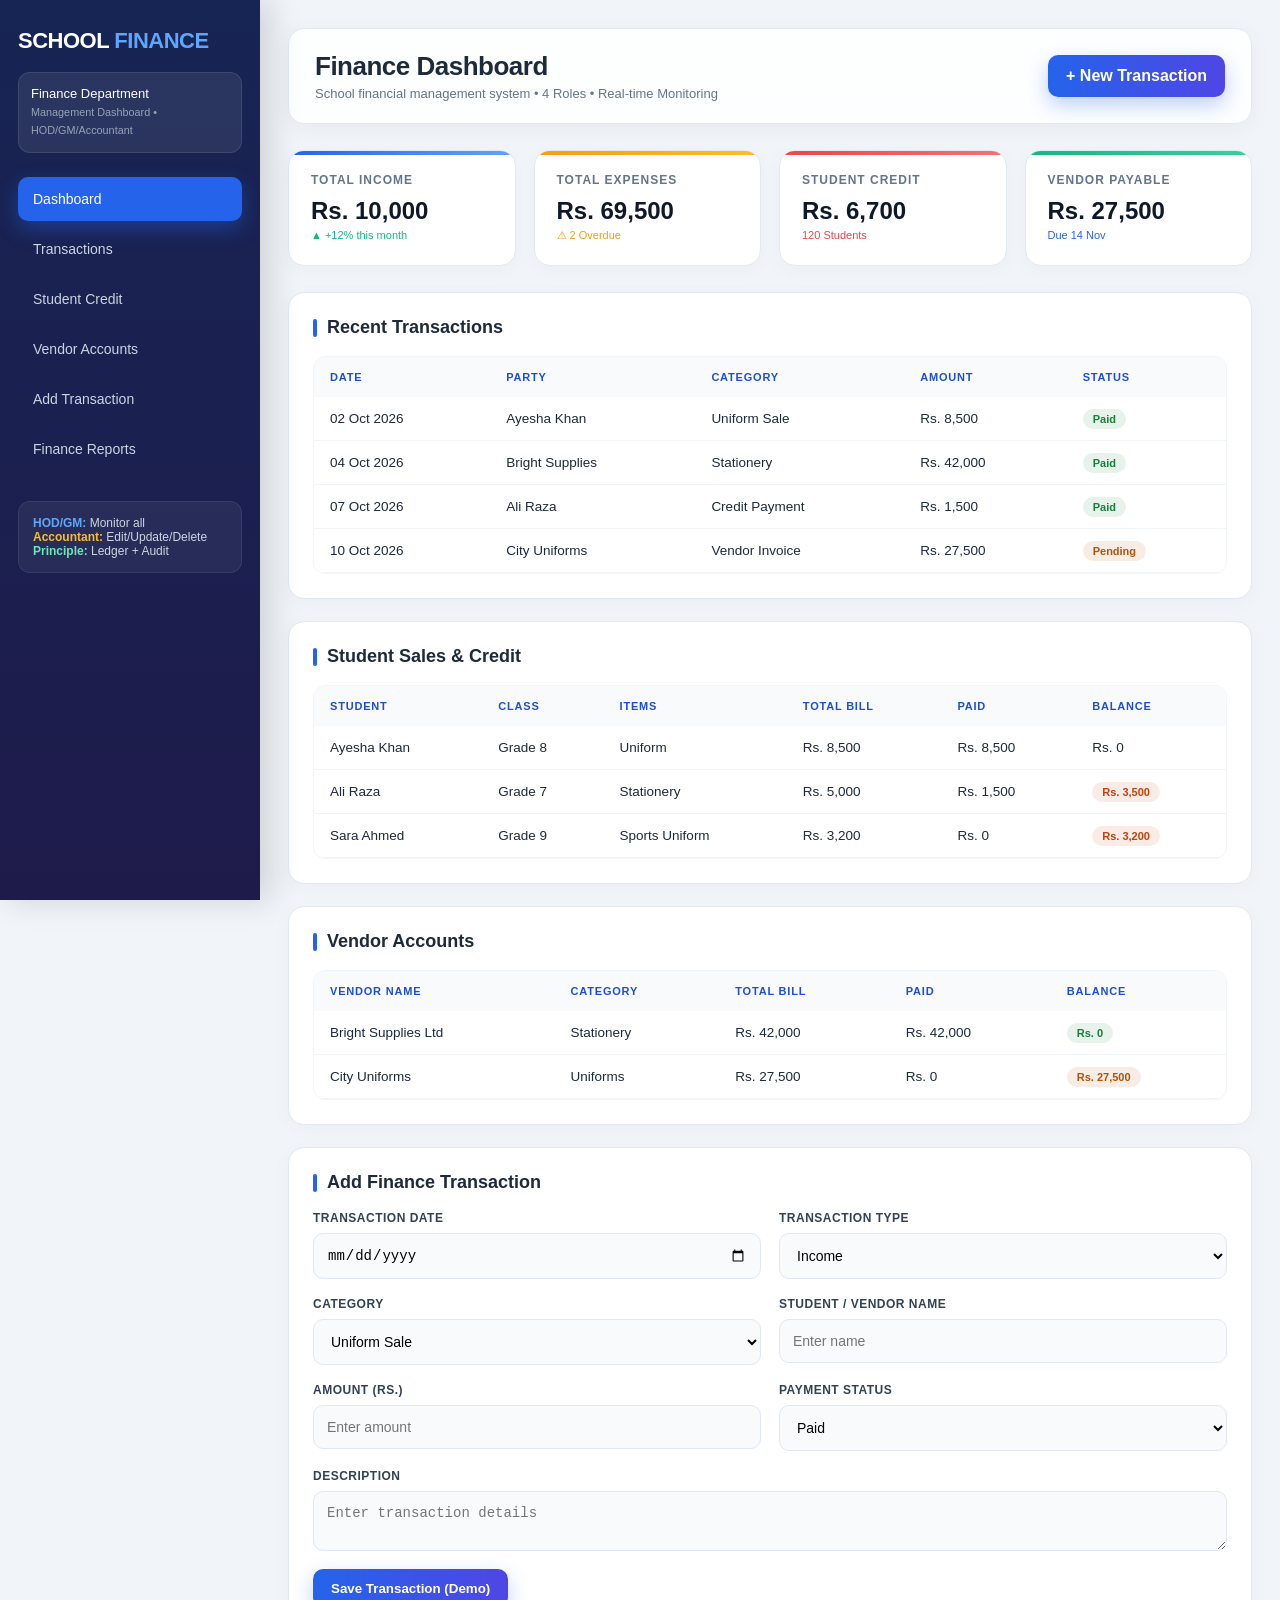
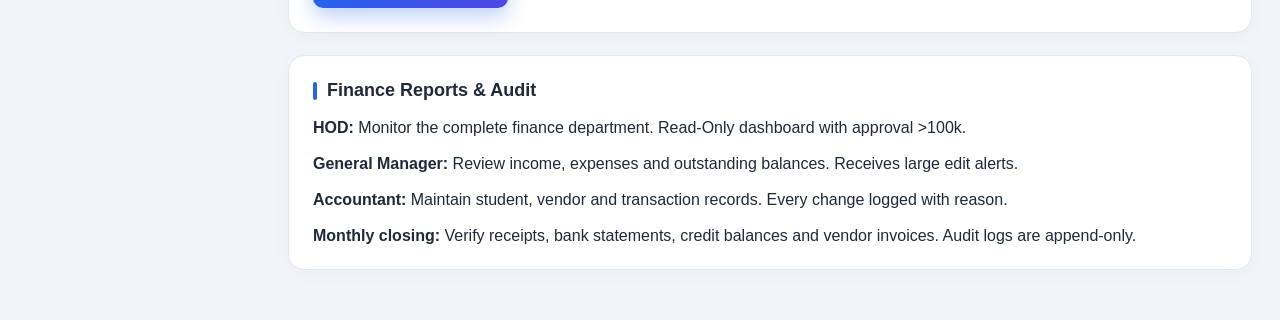
<file: index.html>
<!DOCTYPE html>
<html lang="en">
<head>
    <meta charset="UTF-8">
    <meta name="viewport" content="width=device-width, initial-scale=1.0">
    <title>School Finance Management System</title>
    <link rel="stylesheet" href="tut3.css">
</head>
<body>
    <aside class="sidebar">
        <h2>SCHOOL <span>FINANCE</span></h2>
        <div class="tag"> Finance Department<br><small style="color:#94a3b8">Management Dashboard •
                HOD/GM/Accountant</small></div>
        <a href="#dashboard" class="active"> Dashboard</a><a href="#transactions"> Transactions</a><a
            href="#students"> Student Credit</a><a href="#vendors"> Vendor Accounts</a><a href="#add-transaction">
            Add Transaction</a><a href="#reports"> Finance Reports</a>
        <div
            style="margin-top:30px;padding:14px;background:rgba(255,255,255,.06);border-radius:12px;border:1px solid rgba(255,255,255,.08)">
            <p style="font-size:12px;color:#cbd5e1"><b style="color:#60a5fa">HOD/GM:</b> Monitor all<br><b
                    style="color:#fbbf24">Accountant:</b> Edit/Update/Delete<br><b style="color:#6ee7b7">Principle:</b>
                Ledger + Audit</p>
        </div>
    </aside>
    <main class="main">
        <header class="header" id="dashboard">
            <div>
                <h1>Finance Dashboard</h1>
                <p>School financial management system • 4 Roles • Real-time Monitoring</p>
            </div><a href="#add-transaction" class="btn">+ New Transaction</a>
        </header>
        <div class="cards">
            <div class="card">
                <p>Total Income</p>
                <h2>Rs. 10,000</h2><span style="font-size:11px;color:#10b981">▲ +12% this month</span>
            </div>
            <div class="card">
                <p>Total Expenses</p>
                <h2>Rs. 69,500</h2><span style="font-size:11px;color:#f59e0b">⚠ 2 Overdue</span>
            </div>
            <div class="card">
                <p>Student Credit</p>
                <h2>Rs. 6,700</h2><span style="font-size:11px;color:#ef4444">120 Students</span>
            </div>
            <div class="card">
                <p>Vendor Payable</p>
                <h2>Rs. 27,500</h2><span style="font-size:11px;color:#2563eb">Due 14 Nov</span>
            </div>
        </div>
        <section class="section" id="transactions">
            <h2>Recent Transactions</h2>
            <div class="table-wrap">
                <table>
                    <thead>
                        <tr>
                            <th>Date</th>
                            <th>Party</th>
                            <th>Category</th>
                            <th>Amount</th>
                            <th>Status</th>
                        </tr>
                    </thead>
                    <tbody>
                        <tr>
                            <td>02 Oct 2026</td>
                            <td>Ayesha Khan</td>
                            <td>Uniform Sale</td>
                            <td>Rs. 8,500</td>
                            <td><span class="paid">Paid</span></td>
                        </tr>
                        <tr>
                            <td>04 Oct 2026</td>
                            <td>Bright Supplies</td>
                            <td>Stationery</td>
                            <td>Rs. 42,000</td>
                            <td><span class="paid">Paid</span></td>
                        </tr>
                        <tr>
                            <td>07 Oct 2026</td>
                            <td>Ali Raza</td>
                            <td>Credit Payment</td>
                            <td>Rs. 1,500</td>
                            <td><span class="paid">Paid</span></td>
                        </tr>
                        <tr>
                            <td>10 Oct 2026</td>
                            <td>City Uniforms</td>
                            <td>Vendor Invoice</td>
                            <td>Rs. 27,500</td>
                            <td><span class="pending">Pending</span></td>
                        </tr>
                    </tbody>
                </table>
            </div>
        </section>
        <section class="section" id="students">
            <h2>Student Sales & Credit</h2>
            <div class="table-wrap">
                <table>
                    <thead>
                        <tr>
                            <th>Student</th>
                            <th>Class</th>
                            <th>Items</th>
                            <th>Total Bill</th>
                            <th>Paid</th>
                            <th>Balance</th>
                        </tr>
                    </thead>
                    <tbody>
                        <tr>
                            <td>Ayesha Khan</td>
                            <td>Grade 8</td>
                            <td>Uniform</td>
                            <td>Rs. 8,500</td>
                            <td>Rs. 8,500</td>
                            <td>Rs. 0</td>
                        </tr>
                        <tr>
                            <td>Ali Raza</td>
                            <td>Grade 7</td>
                            <td>Stationery</td>
                            <td>Rs. 5,000</td>
                            <td>Rs. 1,500</td>
                            <td><span class="credit">Rs. 3,500</span></td>
                        </tr>
                        <tr>
                            <td>Sara Ahmed</td>
                            <td>Grade 9</td>
                            <td>Sports Uniform</td>
                            <td>Rs. 3,200</td>
                            <td>Rs. 0</td>
                            <td><span class="credit">Rs. 3,200</span></td>
                        </tr>
                    </tbody>
                </table>
            </div>
        </section>
        <section class="section" id="vendors">
            <h2>Vendor Accounts</h2>
            <div class="table-wrap">
                <table>
                    <thead>
                        <tr>
                            <th>Vendor Name</th>
                            <th>Category</th>
                            <th>Total Bill</th>
                            <th>Paid</th>
                            <th>Balance</th>
                        </tr>
                    </thead>
                    <tbody>
                        <tr>
                            <td>Bright Supplies Ltd</td>
                            <td>Stationery</td>
                            <td>Rs. 42,000</td>
                            <td>Rs. 42,000</td>
                            <td><span class="paid">Rs. 0</span></td>
                        </tr>
                        <tr>
                            <td>City Uniforms</td>
                            <td>Uniforms</td>
                            <td>Rs. 27,500</td>
                            <td>Rs. 0</td>
                            <td><span class="pending">Rs. 27,500</span></td>
                        </tr>
                    </tbody>
                </table>
            </div>
        </section>
        <section class="section" id="add-transaction">
            <h2>Add Finance Transaction</h2>
            <form class="form-grid">
                <div class="field"><label>Transaction Date</label><input type="date"></div>
                <div class="field"><label>Transaction Type</label><select>
                        <option>Income</option>
                        <option>Expense</option>
                    </select></div>
                <div class="field"><label>Category</label><select>
                        <option>Uniform Sale</option>
                        <option>Stationery Sale</option>
                        <option>Student Credit Payment</option>
                        <option>Vendor Invoice</option>
                        <option>Vendor Payment</option>
                    </select></div>
                <div class="field"><label>Student / Vendor Name</label><input type="text" placeholder="Enter name">
                </div>
                <div class="field"><label>Amount (Rs.)</label><input type="number" placeholder="Enter amount"></div>
                <div class="field"><label>Payment Status</label><select>
                        <option>Paid</option>
                        <option>Pending</option>
                        <option>Credit</option>
                    </select></div>
                <div class="field full"><label>Description</label><textarea
                        placeholder="Enter transaction details"></textarea></div>
                <div class="full"><button type="button" class="btn">Save Transaction (Demo)</button></div>
            </form>
        </section>
        <section class="section" id="reports">
            <h2>Finance Reports & Audit</h2>
            <p><strong>HOD:</strong> Monitor the complete finance department. Read-Only dashboard with approval >100k.
            </p><br>
            <p><strong>General Manager:</strong> Review income, expenses and outstanding balances. Receives large edit
                alerts.</p><br>
            <p><strong>Accountant:</strong> Maintain student, vendor and transaction records. Every change logged with
                reason.</p><br>
            <p><strong>Monthly closing:</strong> Verify receipts, bank statements, credit balances and vendor invoices.
                Audit logs are append-only.</p>
        </section>
    </main>
</body>

</html>
</file>
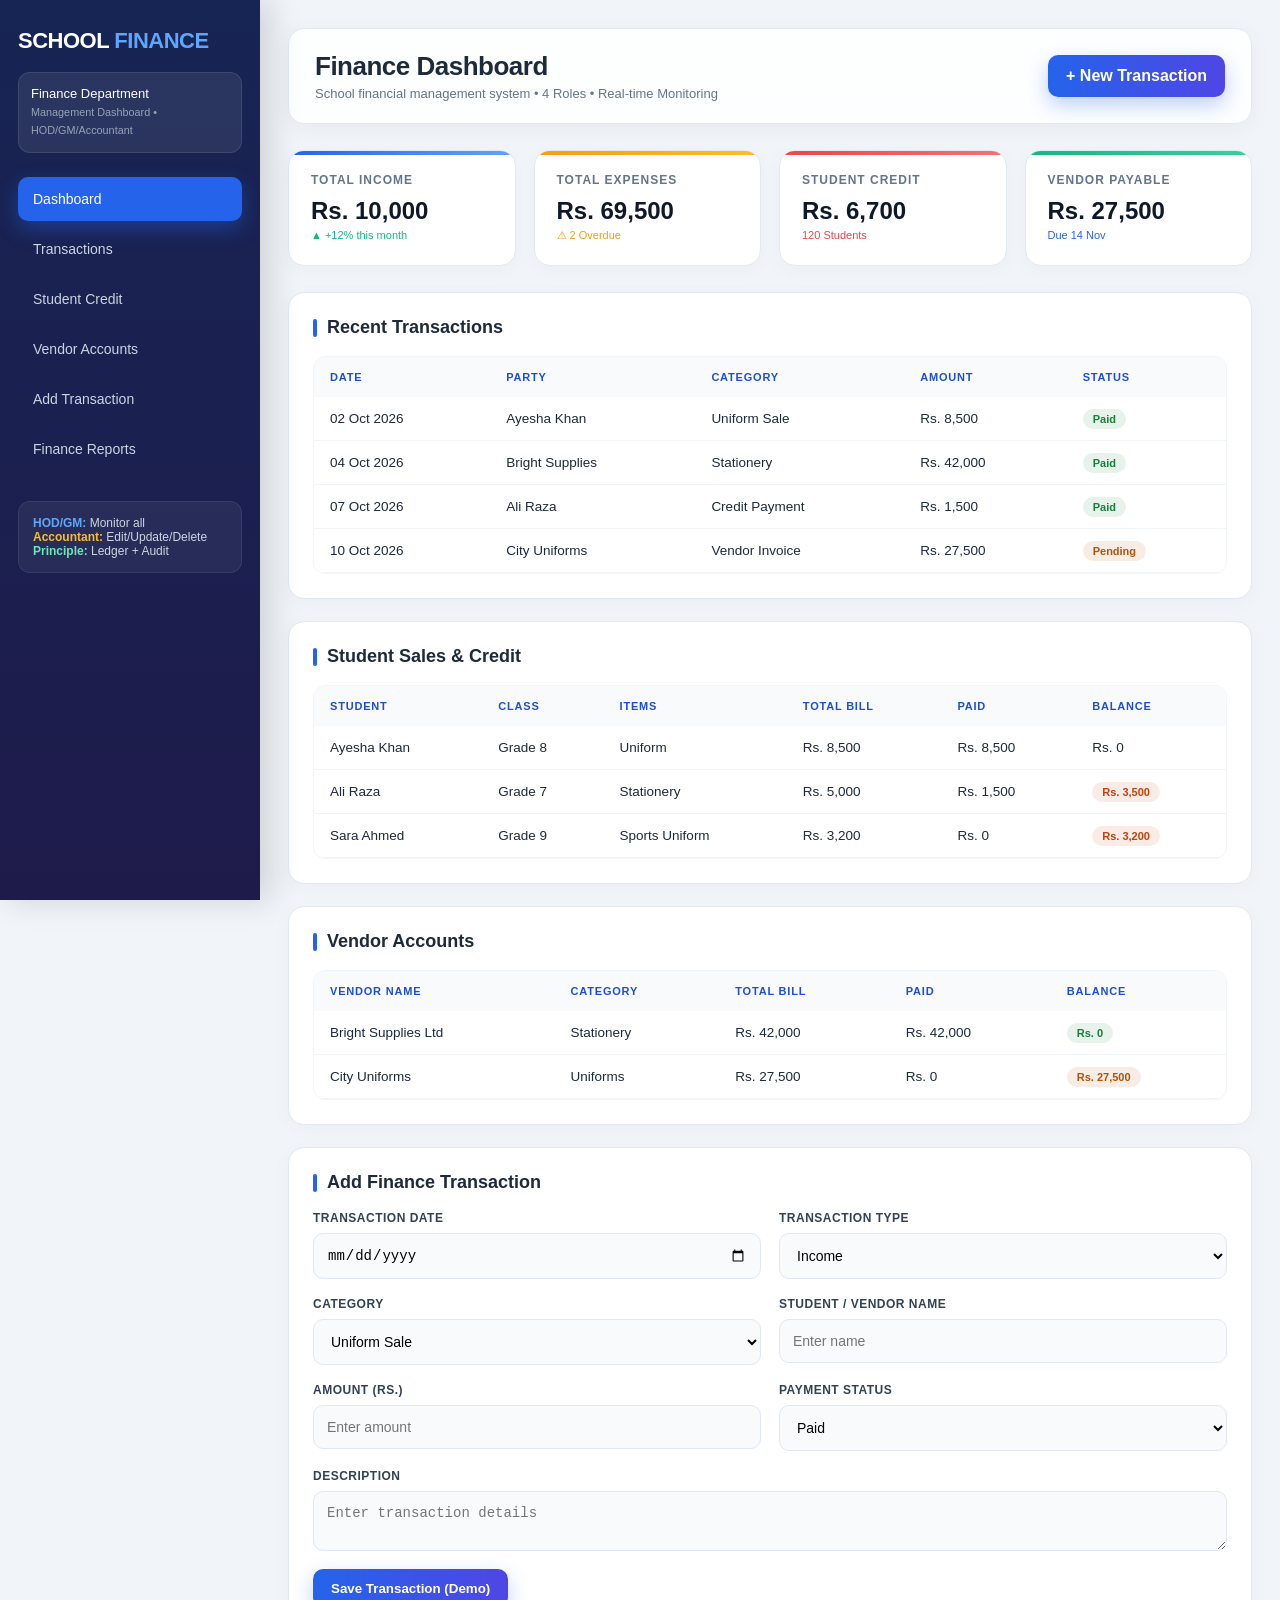
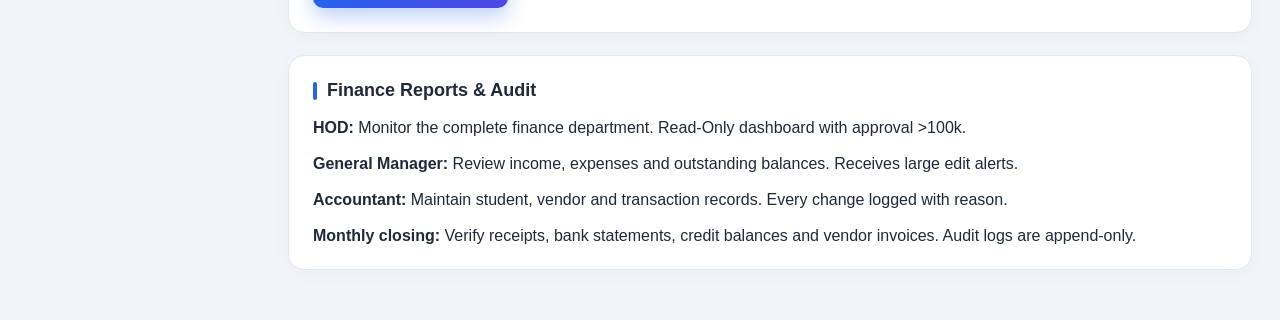
<file: tut3.html>
<!DOCTYPE html>
<html lang="en">
<head>
    <meta charset="UTF-8">
    <meta name="viewport" content="width=device-width, initial-scale=1.0">
    <title>School Finance Management System</title>
    <link rel="stylesheet" href="tut3.css">
</head>
<body>
    <aside class="sidebar">
        <h2>SCHOOL <span>FINANCE</span></h2>
        <div class="tag"> Finance Department<br><small style="color:#94a3b8">Management Dashboard •
                HOD/GM/Accountant</small></div>
        <a href="#dashboard" class="active"> Dashboard</a><a href="#transactions"> Transactions</a><a
            href="#students"> Student Credit</a><a href="#vendors"> Vendor Accounts</a><a href="#add-transaction">
            Add Transaction</a><a href="#reports"> Finance Reports</a>
        <div
            style="margin-top:30px;padding:14px;background:rgba(255,255,255,.06);border-radius:12px;border:1px solid rgba(255,255,255,.08)">
            <p style="font-size:12px;color:#cbd5e1"><b style="color:#60a5fa">HOD/GM:</b> Monitor all<br><b
                    style="color:#fbbf24">Accountant:</b> Edit/Update/Delete<br><b style="color:#6ee7b7">Principle:</b>
                Ledger + Audit</p>
        </div>
    </aside>
    <main class="main">
        <header class="header" id="dashboard">
            <div>
                <h1>Finance Dashboard</h1>
                <p>School financial management system • 4 Roles • Real-time Monitoring</p>
            </div><a href="#add-transaction" class="btn">+ New Transaction</a>
        </header>
        <div class="cards">
            <div class="card">
                <p>Total Income</p>
                <h2>Rs. 10,000</h2><span style="font-size:11px;color:#10b981">▲ +12% this month</span>
            </div>
            <div class="card">
                <p>Total Expenses</p>
                <h2>Rs. 69,500</h2><span style="font-size:11px;color:#f59e0b">⚠ 2 Overdue</span>
            </div>
            <div class="card">
                <p>Student Credit</p>
                <h2>Rs. 6,700</h2><span style="font-size:11px;color:#ef4444">120 Students</span>
            </div>
            <div class="card">
                <p>Vendor Payable</p>
                <h2>Rs. 27,500</h2><span style="font-size:11px;color:#2563eb">Due 14 Nov</span>
            </div>
        </div>
        <section class="section" id="transactions">
            <h2>Recent Transactions</h2>
            <div class="table-wrap">
                <table>
                    <thead>
                        <tr>
                            <th>Date</th>
                            <th>Party</th>
                            <th>Category</th>
                            <th>Amount</th>
                            <th>Status</th>
                        </tr>
                    </thead>
                    <tbody>
                        <tr>
                            <td>02 Oct 2026</td>
                            <td>Ayesha Khan</td>
                            <td>Uniform Sale</td>
                            <td>Rs. 8,500</td>
                            <td><span class="paid">Paid</span></td>
                        </tr>
                        <tr>
                            <td>04 Oct 2026</td>
                            <td>Bright Supplies</td>
                            <td>Stationery</td>
                            <td>Rs. 42,000</td>
                            <td><span class="paid">Paid</span></td>
                        </tr>
                        <tr>
                            <td>07 Oct 2026</td>
                            <td>Ali Raza</td>
                            <td>Credit Payment</td>
                            <td>Rs. 1,500</td>
                            <td><span class="paid">Paid</span></td>
                        </tr>
                        <tr>
                            <td>10 Oct 2026</td>
                            <td>City Uniforms</td>
                            <td>Vendor Invoice</td>
                            <td>Rs. 27,500</td>
                            <td><span class="pending">Pending</span></td>
                        </tr>
                    </tbody>
                </table>
            </div>
        </section>
        <section class="section" id="students">
            <h2>Student Sales & Credit</h2>
            <div class="table-wrap">
                <table>
                    <thead>
                        <tr>
                            <th>Student</th>
                            <th>Class</th>
                            <th>Items</th>
                            <th>Total Bill</th>
                            <th>Paid</th>
                            <th>Balance</th>
                        </tr>
                    </thead>
                    <tbody>
                        <tr>
                            <td>Ayesha Khan</td>
                            <td>Grade 8</td>
                            <td>Uniform</td>
                            <td>Rs. 8,500</td>
                            <td>Rs. 8,500</td>
                            <td>Rs. 0</td>
                        </tr>
                        <tr>
                            <td>Ali Raza</td>
                            <td>Grade 7</td>
                            <td>Stationery</td>
                            <td>Rs. 5,000</td>
                            <td>Rs. 1,500</td>
                            <td><span class="credit">Rs. 3,500</span></td>
                        </tr>
                        <tr>
                            <td>Sara Ahmed</td>
                            <td>Grade 9</td>
                            <td>Sports Uniform</td>
                            <td>Rs. 3,200</td>
                            <td>Rs. 0</td>
                            <td><span class="credit">Rs. 3,200</span></td>
                        </tr>
                    </tbody>
                </table>
            </div>
        </section>
        <section class="section" id="vendors">
            <h2>Vendor Accounts</h2>
            <div class="table-wrap">
                <table>
                    <thead>
                        <tr>
                            <th>Vendor Name</th>
                            <th>Category</th>
                            <th>Total Bill</th>
                            <th>Paid</th>
                            <th>Balance</th>
                        </tr>
                    </thead>
                    <tbody>
                        <tr>
                            <td>Bright Supplies Ltd</td>
                            <td>Stationery</td>
                            <td>Rs. 42,000</td>
                            <td>Rs. 42,000</td>
                            <td><span class="paid">Rs. 0</span></td>
                        </tr>
                        <tr>
                            <td>City Uniforms</td>
                            <td>Uniforms</td>
                            <td>Rs. 27,500</td>
                            <td>Rs. 0</td>
                            <td><span class="pending">Rs. 27,500</span></td>
                        </tr>
                    </tbody>
                </table>
            </div>
        </section>
        <section class="section" id="add-transaction">
            <h2>Add Finance Transaction</h2>
            <form class="form-grid">
                <div class="field"><label>Transaction Date</label><input type="date"></div>
                <div class="field"><label>Transaction Type</label><select>
                        <option>Income</option>
                        <option>Expense</option>
                    </select></div>
                <div class="field"><label>Category</label><select>
                        <option>Uniform Sale</option>
                        <option>Stationery Sale</option>
                        <option>Student Credit Payment</option>
                        <option>Vendor Invoice</option>
                        <option>Vendor Payment</option>
                    </select></div>
                <div class="field"><label>Student / Vendor Name</label><input type="text" placeholder="Enter name">
                </div>
                <div class="field"><label>Amount (Rs.)</label><input type="number" placeholder="Enter amount"></div>
                <div class="field"><label>Payment Status</label><select>
                        <option>Paid</option>
                        <option>Pending</option>
                        <option>Credit</option>
                    </select></div>
                <div class="field full"><label>Description</label><textarea
                        placeholder="Enter transaction details"></textarea></div>
                <div class="full"><button type="button" class="btn">Save Transaction (Demo)</button></div>
            </form>
        </section>
        <section class="section" id="reports">
            <h2>Finance Reports & Audit</h2>
            <p><strong>HOD:</strong> Monitor the complete finance department. Read-Only dashboard with approval >100k.
            </p><br>
            <p><strong>General Manager:</strong> Review income, expenses and outstanding balances. Receives large edit
                alerts.</p><br>
            <p><strong>Accountant:</strong> Maintain student, vendor and transaction records. Every change logged with
                reason.</p><br>
            <p><strong>Monthly closing:</strong> Verify receipts, bank statements, credit balances and vendor invoices.
                Audit logs are append-only.</p>
        </section>
    </main>
</body>

</html>
</file>
<file: tut3.css>
* {
            margin: 0;
            padding: 0;
            box-sizing: border-box
        }

        body {
            font-family: 'Segoe UI', Inter, sans-serif;
            background: #f1f5f9;
            color: #1e293b
        }

        .sidebar {
            width: 260px;
            height: 100vh;
            background: linear-gradient(180deg, #172554, #1e1b4b);
            color: #fff;
            position: fixed;
            padding: 28px 18px;
            overflow-y: auto;
            box-shadow: 10px 0 30px rgba(0, 0, 0, .15);
            z-index: 100
        }

        .sidebar h2 {
            font-size: 22px;
            font-weight: 900;
            letter-spacing: -.5px;
            margin-bottom: 6px
        }

        .sidebar h2 span {
            color: #60a5fa
        }

        .sidebar .tag {
            background: rgba(255, 255, 255, .08);
            border: 1px solid rgba(255, 255, 255, .1);
            padding: 12px;
            border-radius: 12px;
            margin: 18px 0 24px;
            font-size: 13px;
            line-height: 1.4
        }

        .sidebar a {
            display: flex;
            align-items: center;
            gap: 10px;
            color: #cbd5e1;
            text-decoration: none;
            padding: 13px 14px;
            margin: 6px 0;
            border-radius: 10px;
            font-size: 14px;
            transition: .25s;
            border: 1px solid transparent
        }

        .sidebar a:hover {
            background: rgba(255, 255, 255, .08);
            color: #fff;
            transform: translateX(4px);
            border-color: rgba(255, 255, 255, .1)
        }

        .sidebar a.active {
            background: #2563eb;
            color: #fff;
            box-shadow: 0 8px 20px rgba(37, 99, 235, .4)
        }

        .main {
            margin-left: 260px;
            padding: 28px
        }

        .header {
            background: rgba(255, 255, 255, .85);
            backdrop-filter: blur(12px);
            padding: 22px 26px;
            border-radius: 16px;
            display: flex;
            justify-content: space-between;
            align-items: center;
            margin-bottom: 26px;
            border: 1px solid #e2e8f0;
            box-shadow: 0 4px 20px rgba(0, 0, 0, .05)
        }

        .header h1 {
            font-size: 26px;
            font-weight: 900;
            letter-spacing: -.5px
        }

        .header p {
            color: #64748b;
            margin-top: 4px;
            font-size: 13px
        }

        .btn {
            background: linear-gradient(90deg, #2563eb, #4f46e5);
            color: #fff;
            padding: 12px 18px;
            border: none;
            border-radius: 10px;
            cursor: pointer;
            text-decoration: none;
            font-weight: 800;
            box-shadow: 0 8px 20px rgba(37, 99, 235, .3);
            transition: .2s
        }

        .btn:hover {
            transform: translateY(-2px);
            box-shadow: 0 12px 24px rgba(37, 99, 235, .4)
        }

        .cards {
            display: grid;
            grid-template-columns: repeat(4, 1fr);
            gap: 18px;
            margin-bottom: 26px
        }

        .card {
            background: #fff;
            padding: 22px;
            border-radius: 16px;
            border: 1px solid #e2e8f0;
            box-shadow: 0 4px 20px rgba(0, 0, 0, .03);
            transition: .3s;
            position: relative;
            overflow: hidden
        }

        .card::before {
            content: "";
            position: absolute;
            top: 0;
            left: 0;
            right: 0;
            height: 4px;
            background: linear-gradient(90deg, #2563eb, #60a5fa)
        }

        .card:nth-child(2)::before {
            background: linear-gradient(90deg, #f59e0b, #fbbf24)
        }

        .card:nth-child(3)::before {
            background: linear-gradient(90deg, #ef4444, #f87171)
        }

        .card:nth-child(4)::before {
            background: linear-gradient(90deg, #10b981, #34d399)
        }

        .card:hover {
            transform: translateY(-5px);
            box-shadow: 0 12px 30px rgba(0, 0, 0, .08)
        }

        .card p {
            color: #64748b;
            font-size: 12px;
            text-transform: uppercase;
            letter-spacing: 1px;
            font-weight: 700
        }

        .card h2 {
            color: #0f172a;
            margin-top: 10px;
            font-size: 24px;
            font-weight: 900
        }

        .section {
            background: #fff;
            padding: 24px;
            border-radius: 16px;
            margin-bottom: 22px;
            border: 1px solid #e2e8f0;
            box-shadow: 0 4px 20px rgba(0, 0, 0, .03)
        }

        .section h2 {
            margin-bottom: 18px;
            font-size: 18px;
            font-weight: 900;
            display: flex;
            align-items: center;
            gap: 10px
        }

        .section h2::before {
            content: "";
            width: 4px;
            height: 18px;
            background: #2563eb;
            border-radius: 10px;
            display: inline-block
        }

        .table-wrap {
            overflow-x: auto;
            border-radius: 12px;
            border: 1px solid #f1f5f9
        }

        table {
            width: 100%;
            border-collapse: collapse;
            min-width: 650px
        }

        th,
        td {
            padding: 14px 16px;
            text-align: left;
            font-size: 13.5px
        }

        th {
            background: #f8fafc;
            color: #1d4ed8;
            font-size: 11px;
            letter-spacing: .8px;
            text-transform: uppercase
        }

        td {
            border-bottom: 1px solid #f1f5f9
        }

        tr:hover td {
            background: #f8fafc
        }

        .paid {
            color: #15803d;
            background: rgba(21, 128, 61, .1);
            padding: 4px 10px;
            border-radius: 20px;
            font-weight: 700;
            font-size: 11px
        }

        .pending {
            color: #b45309;
            background: rgba(180, 83, 9, .1);
            padding: 4px 10px;
            border-radius: 20px;
            font-weight: 700;
            font-size: 11px
        }

        .credit {
            color: #c2410c;
            background: rgba(194, 65, 12, .1);
            padding: 4px 10px;
            border-radius: 20px;
            font-weight: 700;
            font-size: 11px
        }

        .form-grid {
            display: grid;
            grid-template-columns: 1fr 1fr;
            gap: 18px
        }

        .field {
            display: flex;
            flex-direction: column;
            gap: 8px
        }

        .field label {
            font-size: 12px;
            font-weight: 800;
            letter-spacing: .5px;
            text-transform: uppercase;
            color: #334155
        }

        .field input,
        .field select,
        .field textarea {
            width: 100%;
            padding: 13px;
            border: 1px solid #e2e8f0;
            border-radius: 10px;
            font-size: 14px;
            transition: .2s;
            background: #f8fafc
        }

        .field input:focus,
        .field select:focus,
        .field textarea:focus {
            outline: none;
            border-color: #2563eb;
            background: #fff;
            box-shadow: 0 0 0 4px rgba(37, 99, 235, .1)
        }

        .full {
            grid-column: 1/-1
        }

        @media(max-width:1100px) {
            .cards {
                grid-template-columns: repeat(2, 1fr)
            }
        }

        @media(max-width:700px) {
            .sidebar {
                position: static;
                width: 100%;
                height: auto;
                border-radius: 0 0 20px 20px
            }

            .main {
                margin-left: 0;
                padding: 14px
            }

            .header {
                flex-direction: column;
                align-items: flex-start;
                gap: 14px
            }

            .cards {
                grid-template-columns: 1fr 1fr
            }

            .form-grid {
                grid-template-columns: 1fr
            }
        }
</file>
